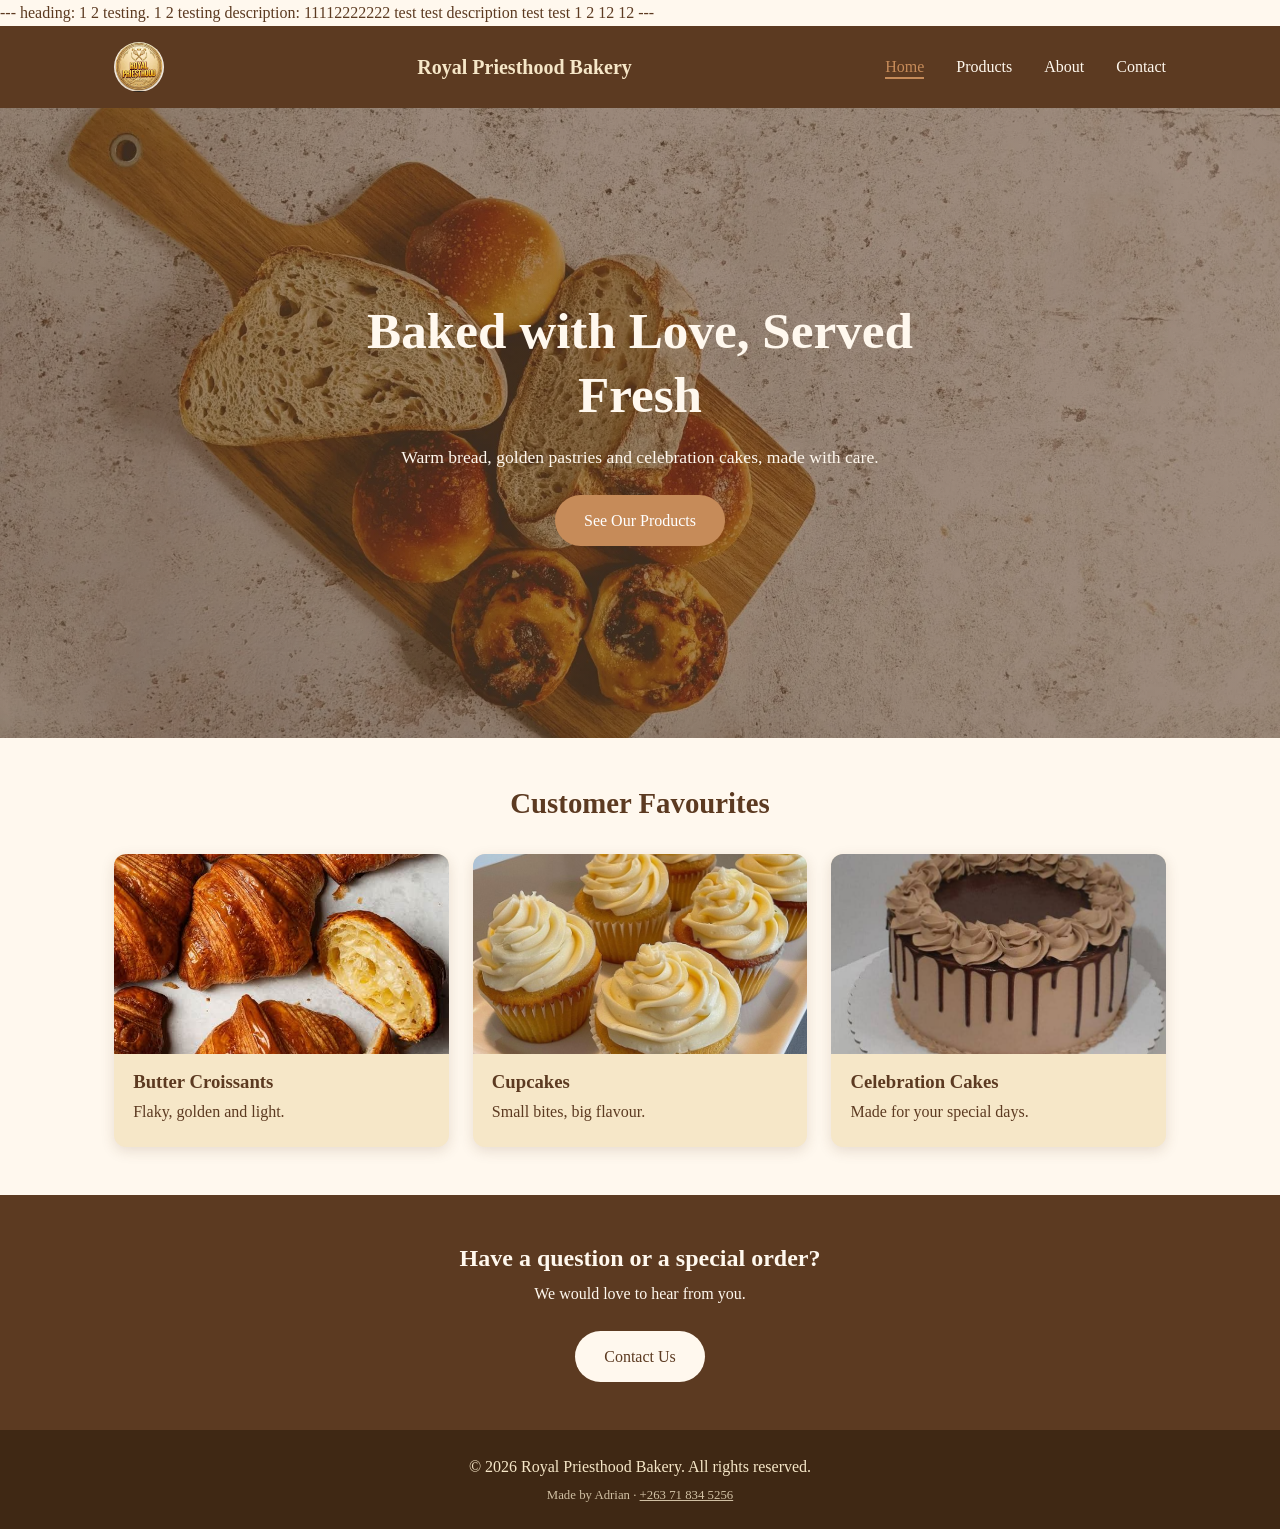
<file: index.html>
---
heading: 1 2 testing. 1 2 testing
description: 11112222222 test test description test test 1 2 12 12
---
<!DOCTYPE html>
<html lang="en">
<head>
    <meta charset="UTF-8">
    <meta name="viewport" content="width=device-width, initial-scale=1.0">
    <title>Royal Priesthood Bakery | Fresh Baked Daily</title>
    <meta name="description" content="Breads, pastries and cakes from Royal Priesthood Bakery.">
    <link rel="stylesheet" href="css/style.css">
</head>

<body>
    <header class="site-header">
        <nav class="navbar">
            <img src="images/logo.jpg" alt="Royal Priesthood Bakery Logo." class="brand-logo">
            <a href="index.html" class="logo">Royal Priesthood Bakery</a>
            <button class="nav-toggle" id="navToggle" aria-label="Toggle menu" aria-expanded="false">&#9776;</button>

            <ul class="nav-links" id="navLinks">
                <li><a href="index.html" class="active">Home</a></li>
                <li><a href="products.html">Products</a></li>
                <li><a href="about.html">About</a></li>
                <li><a href="contact.html">Contact</a></li>              
            </ul>
        </nav>

    </header>

    <main>
        <section class="hero">
            <div class="hero-content">
                <h1>Baked  with Love, Served Fresh</h1>
                <p>Warm bread, golden pastries and celebration cakes, made with care.</p>
                <a href="products.html" class="btn">See Our Products</a>
            </div>
        </section>

        <section class="section">
            <h2 class="section-title">Customer Favourites</h2>
            <div class="card-grid">
                <article class="card">
                    <img src="images/croissant.jpg" alt="Golden butter croissants on a wooden board">
                    <div class="card-body">
                        <h3>Butter Croissants</h3>
                        <p>Flaky, golden and light.</p>
                    </div>
                </article>

                <article class="card">
                    <img src="images/cupcake.jpg" alt="A rustic loaf of freshly baked bread">
                    <div class="card-body">
                        <h3>Cupcakes</h3>
                        <p>Small bites, big flavour.</p>
                
                    </div>
                </article>

                <article class="card">
                    <img src="images/celebration.jpg" alt="Pastel celebration cake">
                    <div class="card-body">
                        <h3>Celebration Cakes</h3>
                        <p>Made for your special days.</p>
                    </div>
                </article>
            </div>                 
        </section>

        <section class="cta-band">
            <h2>Have a question or a special order?</h2>
            <p>We would love to hear from you.</p>
            <a href="contact.html" class="btn btn-light">Contact Us</a>
        </section>
    </main>

    <footer class="site-footer">
        <p>&copy; <span id="year">2026</span> Royal Priesthood Bakery. All rights reserved.</p>
        <p class="credits">
        Made by Adrian &middot;
        <a href="tel:+263718345256">+263 71 834 5256</a>
        </p>        
    </footer>

    <script src="js/main.js"></script>
</body>

</html>
</file>
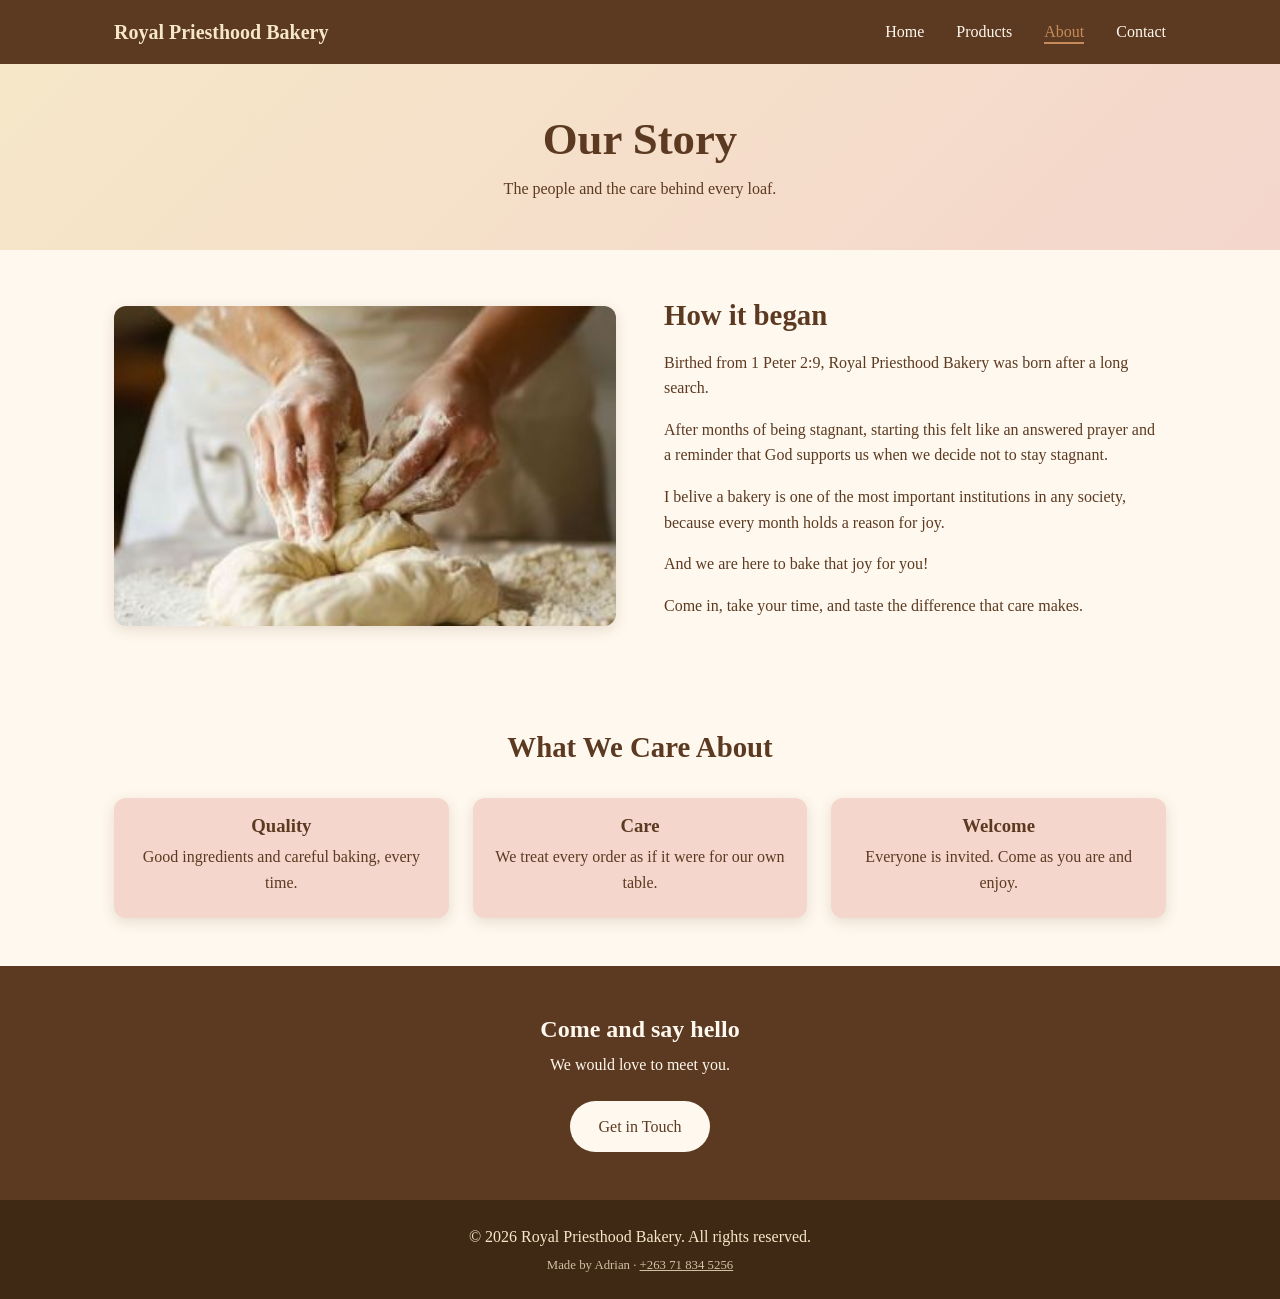
<file: about.html>
<!DOCTYPE html>
<html lang="en">
<head>
    <meta charset="UTF-8">
    <meta name="viewport" content="width=device-width, initial-scale=1.0">
    <title>About | Royal Priesthood Bakery</title>
    <meta name="description" content="The story and values behind Royal Priesthood Bakery.">
    <link rel="stylesheet" href="css/style.css">
</head>
<body>

    <header class="site-header">
        <nav class="navbar">
            <a href="index.html" class="logo">Royal Priesthood Bakery</a>
            <button class="nav-toggle" id="navToggle" aria-label="Toggle menu" aria-expanded="false">&#9776;</button>
            <ul class="nav-links" id="navLinks">
                <li><a href="index.html">Home</a></li>
                <li><a href="products.html">Products</a></li>
                <li><a href="about.html" class="active">About</a></li>
                <li><a href="contact.html">Contact</a></li>
            </ul>
        </nav>
    </header>

    <main>
        <section class="page-header">
            <h1>Our Story</h1>
            <p>The people and the care behind every loaf.</p>
        </section>

        <section class="section about-story">
            <img src="images/about (3).jpg" alt="A baker's hands shaping dough on a floured table">
            <div class="story-text">

                <h2>How it began</h2>
                <p>Birthed from 1 Peter 2:9, Royal Priesthood Bakery was born after a long search.</p>
                <p>After months of being stagnant, starting this felt like an answered prayer and a reminder that God supports us when we decide not to stay stagnant.</p>
                <p>I belive a bakery is one of the most important institutions in any society, because every month holds a reason for joy.</p>
                <p>And we are here to bake that joy for you!</p>
                <p>Come in, take your time, and taste the difference that care makes.</p>
            </div>
        </section>

        <section class="section values">
            <h2 class="section-title">What We Care About</h2>
            <div class="card-grid">
                <article class="card value-card">
                    <div class="card-body">
                        <h3>Quality</h3>
                        <p>Good ingredients and careful baking, every time.</p>
                    </div>
                </article>

                <article class="card value-card">
                    <div class="card-body">
                        <h3>Care</h3>
                        <p>We treat every order as if it were for our own table.</p>
                    </div>
                </article>

                <article class="card value-card">
                    <div class="card-body">
                        <h3>Welcome</h3>
                        <p>Everyone is invited. Come as you are and enjoy.</p>
                    </div>
                </article>

            </div>
        </section>

        <section class="cta-band">
            <h2>Come and say hello</h2>
            <p>We would love to meet you.</p>
            <a href="contact.html" class="btn btn-light">Get in Touch</a>
        </section>
    </main>

    <footer class="site-footer">
        <p>&copy; <span id="year">2026</span> Royal Priesthood Bakery. All rights reserved.</p>
        <p class="credits">
        Made by Adrian &middot;
        <a href="tel:+263718345256">+263 71 834 5256</a>
        </p>
    </footer>

    <script src="js/main.js"></script>
</body>
</html>
</file>
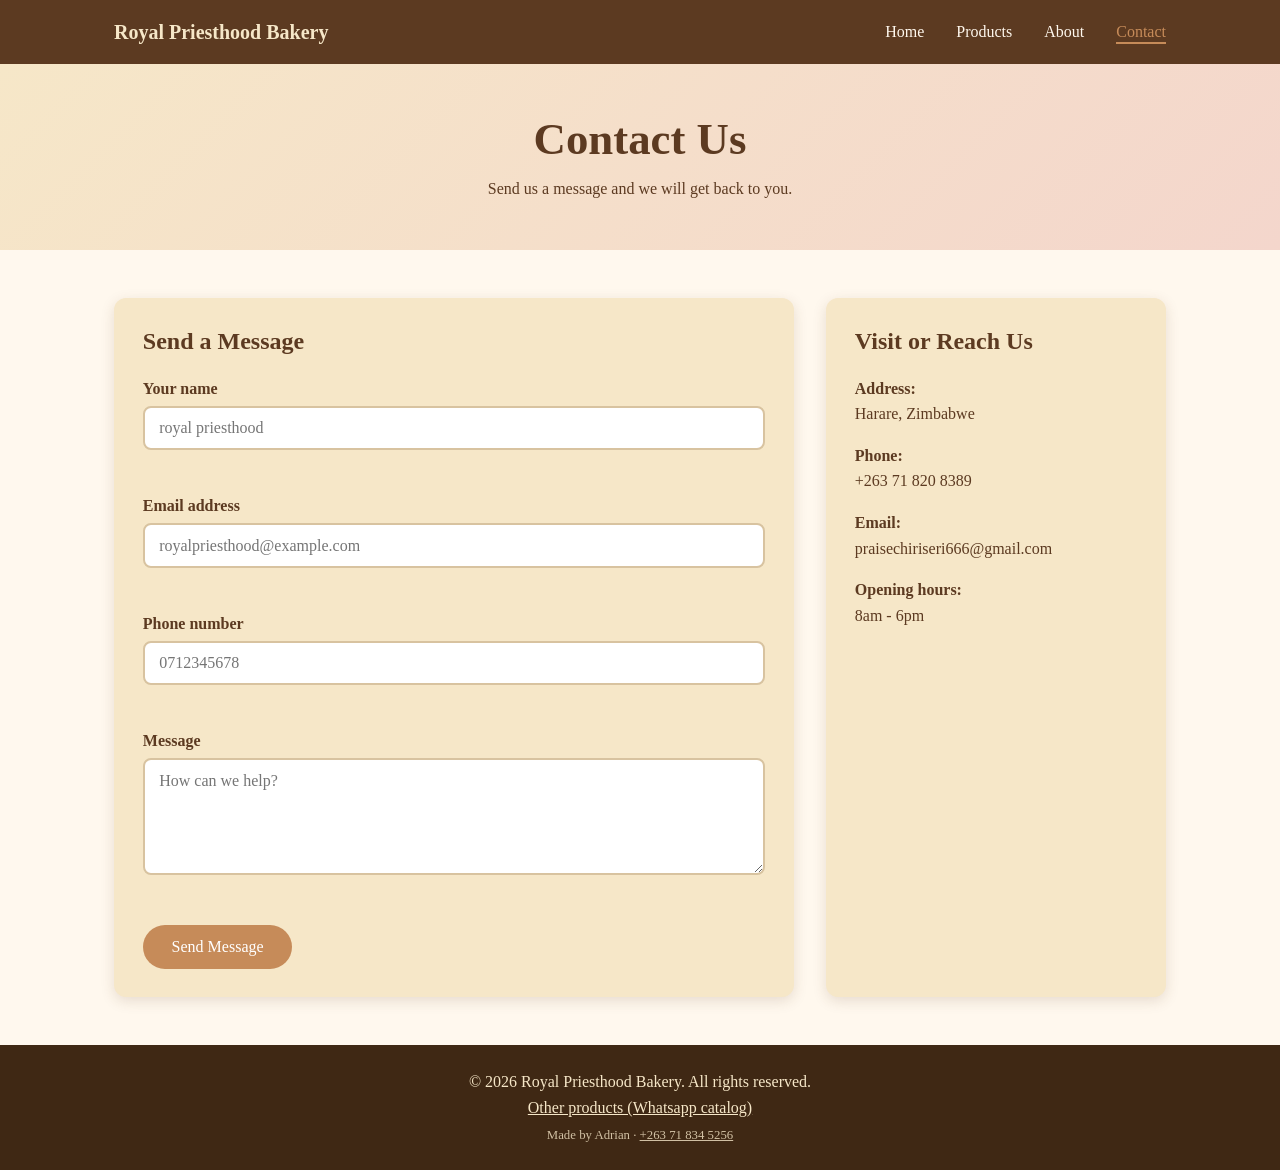
<file: contact.html>
<!DOCTYPE html>
<html lang="en">
<head>
    <meta charset="UTF-8">
    <meta name="viewport" content="width=device-width, initial-scale=1.0">
    <title>Contact | Royal Priesthood Bakery</title>
    <meta name="description" content="Get in touch with Royal Priesthood Bakery">
    <link rel="stylesheet" href="css/style.css">
</head>
<body>
    <header class="site-header">
        <nav class="navbar">
            <a href="index.html" class="logo">Royal Priesthood Bakery</a>
            <button class="nav-toggle" id="navToggle" aria-label="Toggle menu" aria-expanded="false">&#9776;</button>
            <ul class="nav-links" id="navLinks">
                <li><a href="index.html">Home</a></li>
                <li><a href="products.html">Products</a></li>
                <li><a href="about.html">About</a></li>
                <li><a href="contact.html" class="active">Contact</a></li>
            </ul>
        </nav>
    </header>

    <main>
        <section class="page-header">
            <h1>Contact Us</h1>
            <p>Send us a message and we will get back to you.</p>
        </section>

        <section class="section contact-layout">

            
            <form id="contactForm" class="contact-form" novalidate>
                <h2>Send a Message</h2>

                <div class="form-group">
                    <label for="name">Your name</label>
                    <input type="text" id="name" name="name" placeholder="royal priesthood" autocomplete="name" required>
                    
                    <span class="error-message" id="nameError" aria-live="polite"></span>
                </div>

                <div class="form-group">
                    <label for="email">Email address</label>
                    <input type="email" id="email" name="email" placeholder="royalpriesthood@example.com" autocomplete="email" required>
                    <span class="error-message" id="emailError" aria-live="polite"></span>
                </div>

                <div class="form-group">
                    <label>Phone number</label>
                    <input type="text" id="phone" placeholder="0712345678">
                    <p class="error-message" id="phoneError"></p>
                </div>

                <div class="form-group">
                    <label for="message">Message</label>
                    <textarea id="message" name="message" rows="5" placeholder="How can we help?"></textarea>
                    <span class="error-message" id="messageError" aria-live="polite"></span>
                </div>

                <button type="submit" class="btn">Send Message</button>

                
                <p class="form-success" id="formSuccess" hidden></p>
            </form>

            <aside class="contact-info">
                <h2>Visit or Reach Us</h2>
                <p><strong>Address:</strong><br>Harare, Zimbabwe</p>
                <p><strong>Phone:</strong><br>+263 71 820 8389</p>
                <p><strong>Email:</strong><br>praisechiriseri666@gmail.com</p>
                <p><strong>Opening hours:</strong><br>8am - 6pm</p>
            </aside>

        </section>
    </main>

    <footer class="site-footer">
        <p>&copy; <span id="year">2026</span> Royal Priesthood Bakery. All rights reserved.</p>
        <p><a href="https://wa.me/c/263718208389" target="_blank" rel="nonopener">Other products (Whatsapp catalog)</a></p>
        <p class="credits">
        Made by Adrian &middot;
        <a href="tel:+263718345256">+263 71 834 5256</a>
        </p>
    </footer>

    <script src="js/main.js"></script>
</body>
</html>
</file>
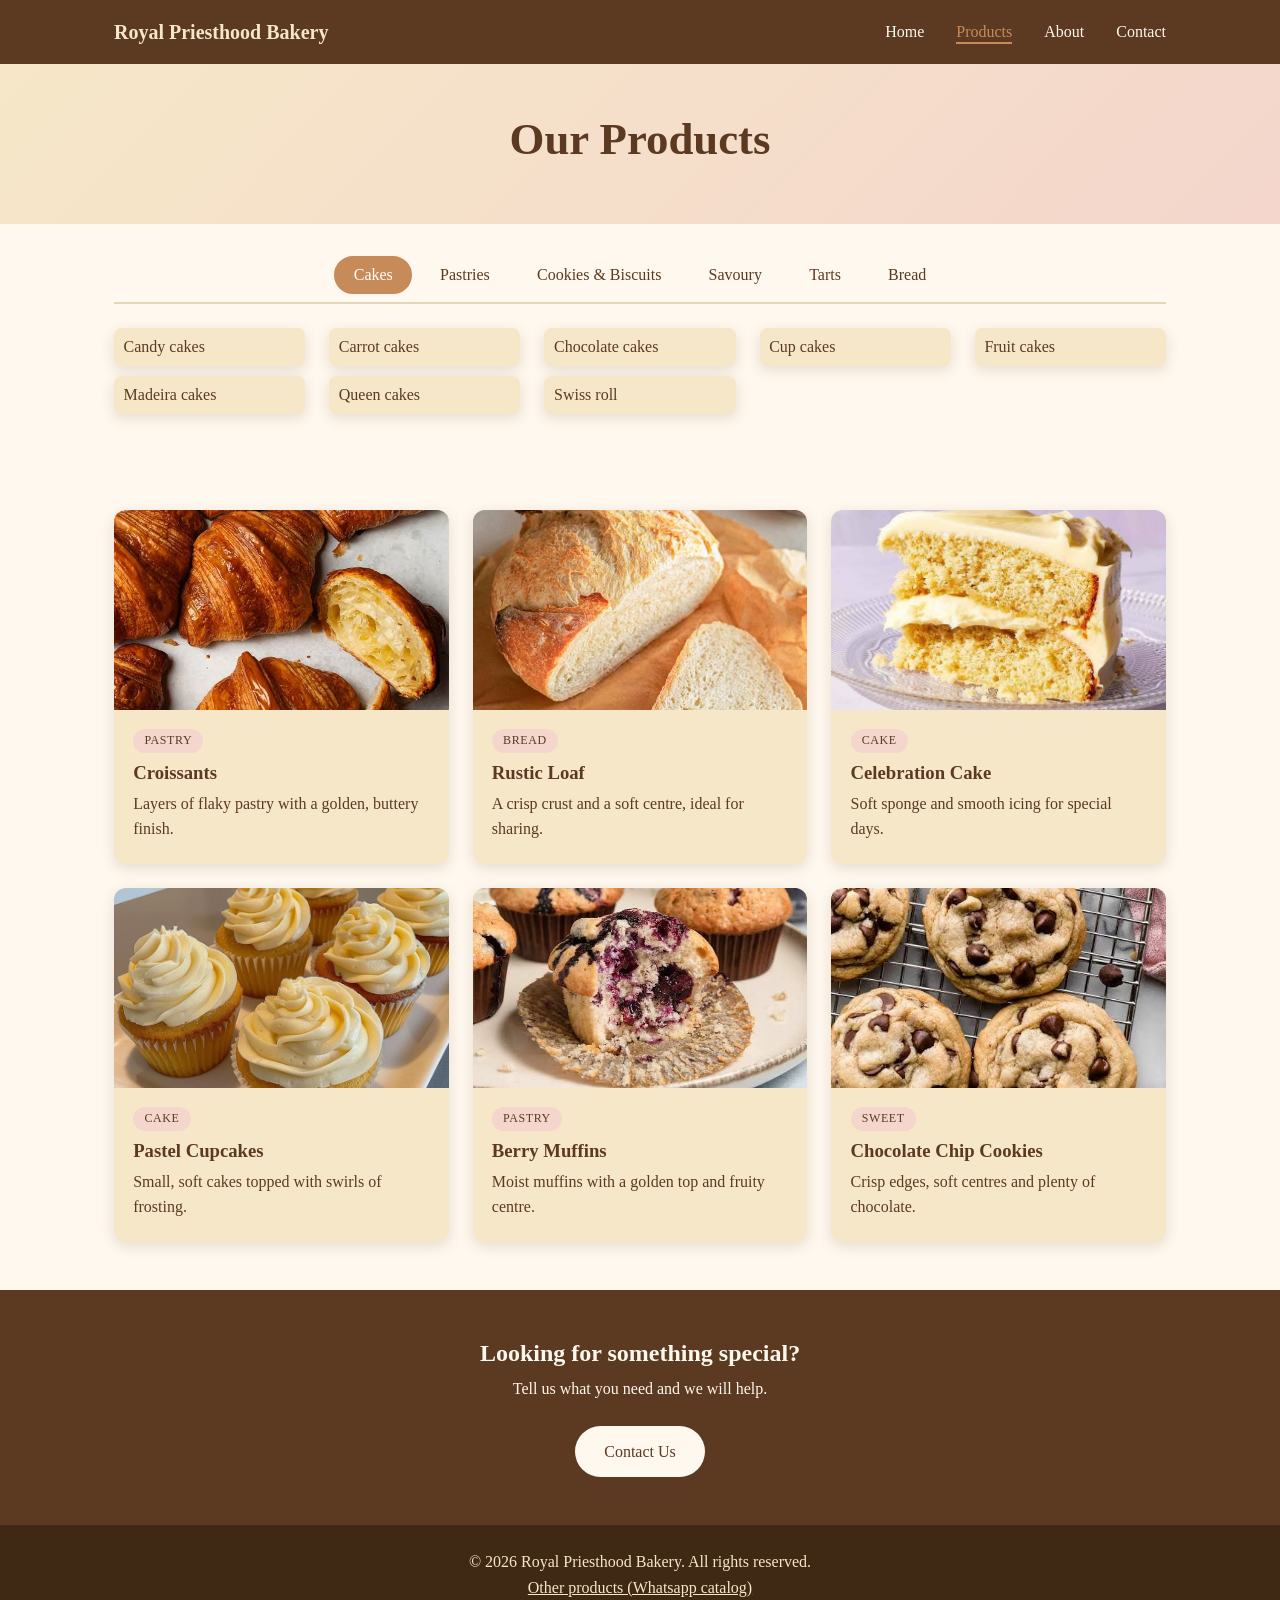
<file: products.html>
<!DOCTYPE html>
<html lang="en">
<head>
    <meta charset="UTF-8">
    <meta name="viewport" content="width=device-width, initial-scale=1.0">
    <title>Products | Royal Priesthood Bakery</title>
    <meta name="description" content="Browse breads, pastries, cakes and treats from Royal Priesthood Bakery.">
    <link rel="stylesheet" href="css/style.css">
</head>
<body>
    <header class="site-header">
        <nav class="navbar">
            <a href="index.html" class="logo">Royal Priesthood Bakery</a>
            <button class="nav-toggle" id="navToggle" aria-label="Toggle menu" aria-expanded="false">&#9776;</button>
            <ul class="nav-links" id="navLinks">
                <li><a href="index.html">Home</a></li>
                <li><a href="products.html" class="active">Products</a></li>
                <li><a href="about.html">About</a></li>
                <li><a href="contact.html">Contact</a></li>
            </ul>
        </nav>
    </header>

    <main>
        <section class="page-header">
            <h1>Our Products</h1>
        </section>

        <!-- Product category tabs -->
        <section class="section products-tabs-section">
            <div class="tabs" role="tablist" aria-label="Product categories">
                <button class="tab active" role="tab" aria-selected="true" aria-controls="panel-cakes" id="tab-cakes" data-tab="cakes">Cakes</button>
                <button class="tab" role="tab" aria-selected="false" aria-controls="panel-pastries" id="tab-pastries" data-tab="pastries">Pastries</button>
                <button class="tab" role="tab" aria-selected="false" aria-controls="panel-cookies" id="tab-cookies" data-tab="cookies">Cookies &amp; Biscuits</button>
                <button class="tab" role="tab" aria-selected="false" aria-controls="panel-savoury" id="tab-savoury" data-tab="savoury">Savoury</button>
                <button class="tab" role="tab" aria-selected="false" aria-controls="panel-tarts" id="tab-tarts" data-tab="tarts">Tarts</button>
                <button class="tab" role="tab" aria-selected="false" aria-controls="panel-bread" id="tab-bread" data-tab="bread">Bread</button>
            </div>



            <div class="tab-panel active" id="panel-cakes" role="tabpanel" aria-labelledby="tab-cakes">
                <ul class="product-list">
                    <li>Candy cakes</li>
                    <li>Carrot cakes</li>
                    <li>Chocolate cakes</li>
                    <li>Cup cakes</li>
                    <li>Fruit cakes</li>
                    <li>Madeira cakes</li>
                    <li>Queen cakes</li>
                    <li>Swiss roll</li>
                </ul>
            </div>

            <div class="tab-panel" id="panel-pastries" role="tabpanel" aria-labelledby="tab-pastries" hidden>
                <ul class="product-list">
                    <li>Apple pies</li>
                    <li>Chelsea buns</li>
                    <li>Croissants</li>
                    <li>Doughnuts</li>
                    <li>Eclairs</li>
                    <li>Melting moments</li>
                    <li>Muffins</li>
                    <li>Rock buns</li>
                </ul>
            </div>

            <div class="tab-panel" id="panel-bread" role="tabpanel" aria-labelledby="tab-bread" hidden>
                <ul class="product-list">
                    <li>Rustic Loaf</li>
                    <li>Whole Wheat Loaf</li>
                    <li>White Bread</li>
                    <li>Brown Bread</li>
                </ul>
            </div>

            <div class="tab-panel" id="panel-cookies" role="tabpanel" aria-labelledby="tab-cookies" hidden>
                <ul class="product-list">
                    <li>Biscuits</li>
                    <li>Chocolate chip cookies</li>
                </ul>
            </div>

            <div class="tab-panel" id="panel-savoury" role="tabpanel" aria-labelledby="tab-savoury" hidden>
                <ul class="product-list">
                    <li>Pies</li>
                    <li>Pizza</li>
                    <li>Samoosa</li>
                    <li>Sandwich</li>
                    <li>Sausage rolls</li>
                    <li>Wraps</li>
                </ul>
            </div>

            <div class="tab-panel" id="panel-tarts" role="tabpanel" aria-labelledby="tab-tarts" hidden>
                <ul class="product-list">
                    <li>Tarts</li>
                </ul>
            </div>
        </section>

        <section class="section">
            <div class="card-grid product-grid">
                <article class="card product-card">
                    <div class="card-img-wrap">
                        <img src="images/croissant.jpg" alt="Golden, flaky butter croissant" loading="lazy">
                    </div>
                    <div class="card-body">
                        <span class="tag">Pastry</span>
                        <h3>Croissants</h3>
                        <p>Layers of flaky pastry with a golden, buttery finish.</p>
                    </div>
                </article>

                <article class="card product-card">
                    <div class="card-img-wrap">
                        <img src="images/bread.jpg" alt="A rustic loaf of freshly baked bread" loading="lazy">
                    </div>
                    <div class="card-body">
                        <span class="tag">Bread</span>
                        <h3>Rustic Loaf</h3>
                        <p>A crisp crust and a soft centre, ideal for sharing.</p>
                    </div>
                </article>

                <article class="card product-card">
                    <div class="card-img-wrap">
                        <img src="images/cake.jpg" alt="Vanilla cake" loading="lazy">
                    </div>
                    <div class="card-body">
                        <span class="tag">Cake</span>
                        <h3>Celebration Cake</h3>
                        <p>Soft sponge and smooth icing for special days.</p>
                    </div>
                </article>

                <article class="card product-card">
                    <div class="card-img-wrap">
                        <img src="images/cupcake.jpg" alt="Pastel frosted cupcakes" loading="lazy">
                    </div>
                    <div class="card-body">
                        <span class="tag">Cake</span>
                        <h3>Pastel Cupcakes</h3>
                        <p>Small, soft cakes topped with swirls of frosting.</p>
                    </div>
                </article>

                <article class="card product-card">
                    <div class="card-img-wrap">
                        <img src="images/muffins.jpg" alt="Fresh muffins with berries" loading="lazy">
                    </div>
                    <div class="card-body">
                        <span class="tag">Pastry</span>
                        <h3>Berry Muffins</h3>
                        <p>Moist muffins with a golden top and fruity centre.</p>
                    </div>
                </article>

                <article class="card product-card">
                    <div class="card-img-wrap">
                        <img src="images/cookies.jpg" alt="Chocolate chip cookies on a plate" loading="lazy">
                    </div>
                    <div class="card-body">
                        <span class="tag">Sweet</span>
                        <h3>Chocolate Chip Cookies</h3>
                        <p>Crisp edges, soft centres and plenty of chocolate.</p>
                    </div>
                </article>
            </div>
        </section>

        <section class="cta-band">
            <h2>Looking for something special?</h2>
            <p>Tell us what you need and we will help.</p>
            <a href="contact.html" class="btn btn-light">Contact Us</a>
        </section>
    </main>

    <footer class="site-footer">
        <p>&copy; <span id="year">2026</span> Royal Priesthood Bakery. All rights reserved.</p>
        <p><a href="https://wa.me/c/263718208389" target="_blank" rel="noopener">Other products (Whatsapp catalog)</a></p>
    </footer>

    <script src="js/main.js"></script>
</body>
</html>
</file>
<file: css/style.css>
/* ==========================================================
   Royal Priesthood Bakery - style.css
   One stylesheet shared by all four pages.
   Written mobile-first: base styles are for phones, and the
   @media block at the bottom adds layout for bigger screens.
   ========================================================== */

/* ---------- 1. VARIABLES (our colour palette) ---------- */
:root {
    --cream: #fff8ee;        /* page background */
    --butter: #f6e7c8;       /* card background */
    --pink: #f4d6cc;         /* soft pastel accent */
    --caramel: #c68b59;      /* buttons and highlights */
    --brown: #5c3a21;        /* text and navbar */
    --brown-dark: #3f2814;   /* button hover */
    --white: #ffffff;
    --error: #b3261e;        /* error text and borders */
    --success: #2e6b3a;      /* success message */
    --radius: 12px;
    --shadow: 0 4px 14px rgba(92, 58, 33, 0.15);
    --shadow-hover: 0 14px 28px rgba(92, 58, 33, 0.28);
}

/* ---------- 2. RESET AND BASE ---------- */
* {
    margin: 0;
    padding: 0;
    box-sizing: border-box;   /* width includes padding and border */
}

html {
    scroll-behavior: smooth;
}

body {
    font-family: Georgia, "Times New Roman", serif;
    background-color: var(--cream);
    color: var(--brown);
    line-height: 1.6;
}

img {
    max-width: 100%;
    display: block;
}

h1, h2, h3 {
    line-height: 1.25;
}

/* Visible keyboard focus: important for accessibility */
a:focus-visible,
button:focus-visible,
input:focus-visible,
textarea:focus-visible {
    outline: 3px solid var(--caramel);
    outline-offset: 2px;
}

/* ---------- 3. NAVBAR ---------- */
.site-header {
    background-color: var(--brown);
    position: sticky;          /* stays at the top while scrolling */
    top: 0;
    z-index: 100;
}

.navbar {
    display: flex;
    justify-content: space-between;
    align-items: center;
    flex-wrap: wrap;           /* lets the link list drop below on mobile */
    max-width: 1100px;
    margin: 0 auto;
    padding: 1rem 1.5rem;
}

.logo {
    color: var(--butter);
    text-decoration: none;
    font-size: 1.25rem;
    font-weight: bold;
}

.nav-toggle {
    background: none;
    border: none;
    color: var(--butter);
    font-size: 1.8rem;
    cursor: pointer;
}

/* On mobile the links are hidden... */
.nav-links {
    display: none;
    list-style: none;
    width: 100%;
    margin-top: 1rem;
}

/* ...and JavaScript adds the class "open" to show them */
.nav-links.open {
    display: block;
}

.nav-links li {
    margin-bottom: 0.75rem;
}

.nav-links a {
    color: var(--cream);
    text-decoration: none;
    padding-bottom: 2px;
    border-bottom: 2px solid transparent;
    transition: color 0.3s, border-color 0.3s;
}

.nav-links a:hover,
.nav-links a.active {
    color: var(--caramel);
    border-bottom-color: var(--caramel);
}

/* ---------- 4. HERO (Home page) ---------- */
.hero {
    /* The gradient darkens the photo so the text stays readable.
       The image path starts with ../ because this CSS file is inside css/ */
    background: linear-gradient(rgba(92, 58, 33, 0.55), rgba(92, 58, 33, 0.55)),
                url("../images/hero\ \(2\).webp") center / cover no-repeat;
    min-height: 70vh;
    display: flex;
    align-items: center;
    justify-content: center;
    text-align: center;
    padding: 2rem 1.5rem;
}

.hero-content {
    max-width: 600px;
    color: var(--cream);
}

.hero h1 {
    font-size: 2.2rem;
    margin-bottom: 1rem;
}

.hero p {
    margin-bottom: 1.5rem;
    font-size: 1.1rem;
}

/* ---------- 5. PAGE HEADER (inner pages) ---------- */
.page-header {
    background: linear-gradient(135deg, var(--butter), var(--pink));
    text-align: center;
    padding: 3rem 1.5rem;
}

.page-header h1 {
    font-size: 2rem;
    margin-bottom: 0.5rem;
}

/* ---------- 6. BUTTONS ---------- */
.btn {
    display: inline-block;
    background-color: var(--caramel);
    color: var(--white);
    border: none;
    padding: 0.8rem 1.8rem;
    border-radius: 50px;
    font-family: inherit;
    font-size: 1rem;
    text-decoration: none;
    cursor: pointer;
    transition: background-color 0.3s, transform 0.3s;
}

.btn:hover {
    background-color: var(--brown-dark);
    transform: translateY(-3px);
}

.btn-light {
    background-color: var(--cream);
    color: var(--brown);
}

.btn-light:hover {
    background-color: var(--white);
    color: var(--brown-dark);
}

/* ---------- 7. SECTIONS ---------- */
.section {
    max-width: 1100px;
    margin: 0 auto;
    padding: 3rem 1.5rem;
}

.section-title {
    text-align: center;
    margin-bottom: 2rem;
    font-size: 1.8rem;
}

/* ---------- 8. CARD GRID (Home, Products, About) ---------- */
/* auto-fit + minmax: as many 250px columns as fit, so the grid
   adapts to phone, tablet and desktop without extra media queries */
.card-grid {
    display: grid;
    grid-template-columns: repeat(auto-fit, minmax(250px, 1fr));
    gap: 1.5rem;
}

.card {
    background-color: var(--butter);
    border-radius: var(--radius);
    overflow: hidden;                 /* clips image corners */
    box-shadow: var(--shadow);
    transition: transform 0.3s ease, box-shadow 0.3s ease;
}

.card:hover {
    transform: translateY(-8px);      /* the card lifts */
    box-shadow: var(--shadow-hover);  /* and its shadow grows */
}

.card img {
    width: 100%;
    height: 200px;
    object-fit: cover;                /* crop instead of stretching */
}

.card-body {
    padding: 1rem 1.2rem 1.4rem;
}

.card-body h3 {
    margin-bottom: 0.4rem;
}

/* ---------- 9. PRODUCT CARDS (extra hover effects) ---------- */
.card-img-wrap {
    overflow: hidden;                 /* hides the zoomed-in edges */
}

.product-card img {
    transition: transform 0.5s ease;
}

.product-card:hover img {
    transform: scale(1.08);           /* image zooms slowly inside the frame */
}

.tag {
    display: inline-block;
    background-color: var(--pink);
    color: var(--brown);
    font-size: 0.75rem;
    letter-spacing: 0.05em;
    text-transform: uppercase;
    padding: 0.15rem 0.7rem;
    border-radius: 50px;
    margin-bottom: 0.5rem;
    transition: background-color 0.3s, color 0.3s;
}

.product-card:hover .tag {
    background-color: var(--caramel);
    color: var(--white);
}

/* ---------- 10. ABOUT PAGE ---------- */
.about-story {
    display: grid;
    gap: 2rem;
    align-items: center;
}

.about-story img {
    width: 100%;
    height: 320px;
    object-fit: cover;
    border-radius: var(--radius);
    box-shadow: var(--shadow);
}

.story-text h2 {
    font-size: 1.8rem;
    margin-bottom: 1rem;
}

.story-text p {
    margin-bottom: 1rem;
}

.value-card {
    text-align: center;
    background-color: var(--pink);
}

/* ---------- 11. CALL-TO-ACTION BAND ---------- */
.cta-band {
    background-color: var(--brown);
    color: var(--cream);
    text-align: center;
    padding: 3rem 1.5rem;
}

.cta-band h2 {
    margin-bottom: 0.5rem;
}

.cta-band p {
    margin-bottom: 1.5rem;
}

/* ---------- 12. CONTACT PAGE AND FORM ---------- */
.contact-layout {
    display: grid;
    gap: 2rem;
}

.contact-form,
.contact-info {
    background-color: var(--butter);
    padding: 1.8rem;
    border-radius: var(--radius);
    box-shadow: var(--shadow);
}

.contact-form h2,
.contact-info h2 {
    margin-bottom: 1.2rem;
    font-size: 1.5rem;
}

.contact-info p {
    margin-bottom: 1rem;
}

.form-group {
    margin-bottom: 1.2rem;
}

.form-group label {
    display: block;
    font-weight: bold;
    margin-bottom: 0.3rem;
}

.form-group input,
.form-group textarea {
    width: 100%;
    padding: 0.7rem 0.9rem;
    font-family: inherit;
    font-size: 1rem;
    color: var(--brown);
    background-color: var(--white);
    border: 2px solid #d8c3a0;
    border-radius: 8px;
    transition: border-color 0.3s, box-shadow 0.3s;
}

.form-group input:focus,
.form-group textarea:focus {
    border-color: var(--caramel);
    outline: none;
    box-shadow: 0 0 0 3px rgba(198, 139, 89, 0.3);
}

/* The class "invalid" is added by JavaScript when a field fails */
.form-group input.invalid,
.form-group textarea.invalid {
    border-color: var(--error);
}

.error-message {
    display: block;
    min-height: 1.3em;     /* reserves space so the layout does not jump */
    margin-top: 0.3rem;
    font-size: 0.9rem;
    color: var(--error);
}

.form-success {
    margin-top: 1.2rem;
    padding: 0.9rem 1rem;
    background-color: #e5f2e7;
    color: var(--success);
    border: 1px solid var(--success);
    border-radius: 8px;
}

.form-success[hidden] {
    display: none;         /* keeps the "hidden" attribute working */
}

/* ---------- 13. FOOTER ---------- */
.site-footer {
    background-color: var(--brown-dark);
    color: var(--butter);
    text-align: center;
    padding: 1.5rem;
}

.site-footer .credits {
    font-size: 0.8rem;
    opacity: 0.8;
    margin-top: 0.3rem;
}

/* ---------- 14. TABLET AND DESKTOP (768px and wider) ---------- */
@media (min-width: 768px) {
    .nav-toggle {
        display: none;         /* no hamburger on larger screens */
    }

    .nav-links {
        display: flex;         /* links sit in a row */
        width: auto;
        margin-top: 0;
        gap: 2rem;
    }

    .nav-links li {
        margin-bottom: 0;
    }

    .hero h1 {
        font-size: 3.2rem;
    }

    .page-header h1 {
        font-size: 2.8rem;
    }

    .about-story {
        grid-template-columns: 1fr 1fr;   /* image left, text right */
        gap: 3rem;
    }

    .contact-layout {
        grid-template-columns: 2fr 1fr;   /* form wider than details */
    }
}

/* ---------- 15. RESPECT "REDUCED MOTION" SETTINGS ---------- */
@media (prefers-reduced-motion: reduce) {
    * {
        transition: none !important;
        scroll-behavior: auto !important;
    }
}

.brand-logo {
    width: 50px;
    height: 50px;
    border-radius: 50%;
    object-fit: cover;
    display: block;
}

.site-footer a{
    color: #f6e7c8;
}

/* ---------- 16. PRODUCT TABS ---------- */
.products-tabs-section {
    padding-top: 2rem;
}

.tabs {
    display: flex;
    flex-wrap: wrap;
    gap: 0.5rem;
    justify-content: center;
    border-bottom: 2px solid #e6d6b8;
    margin-bottom: 1.5rem;
    padding-bottom: 0.5rem;
}

.tab {
    background: none;
    border: 2px solid transparent;
    color: var(--brown);
    font-family: inherit;
    font-size: 1rem;
    padding: 0.5rem 1.1rem;
    border-radius: 50px;
    cursor: pointer;
    transition: background-color 0.3s, color 0.3s, border-color 0.3s;
}

.tab:hover {
    background-color: var(--pink);
}

.tab.active {
    background-color: var(--caramel);
    color: var(--white);
    border-color: var(--caramel);
}

.tab-panel[hidden] {
    display: none;
}

/* Products flow into neat columns instead of one long line */
.product-list {
    list-style: none;
    padding: 0;
    display: grid;
    grid-template-columns: repeat(auto-fill, minmax(160px, 1fr));
    gap: 0.6rem 1.5rem;
}

.product-list li {
    padding: 0.4rem 0.6rem;
    background-color: var(--butter);
    border-radius: 8px;
    box-shadow: var(--shadow);
    transition: transform 0.25s ease, background-color 0.25s ease;
}

.product-list li:hover {
    transform: translateY(-3px);
    background-color: var(--pink);
}
</file>
